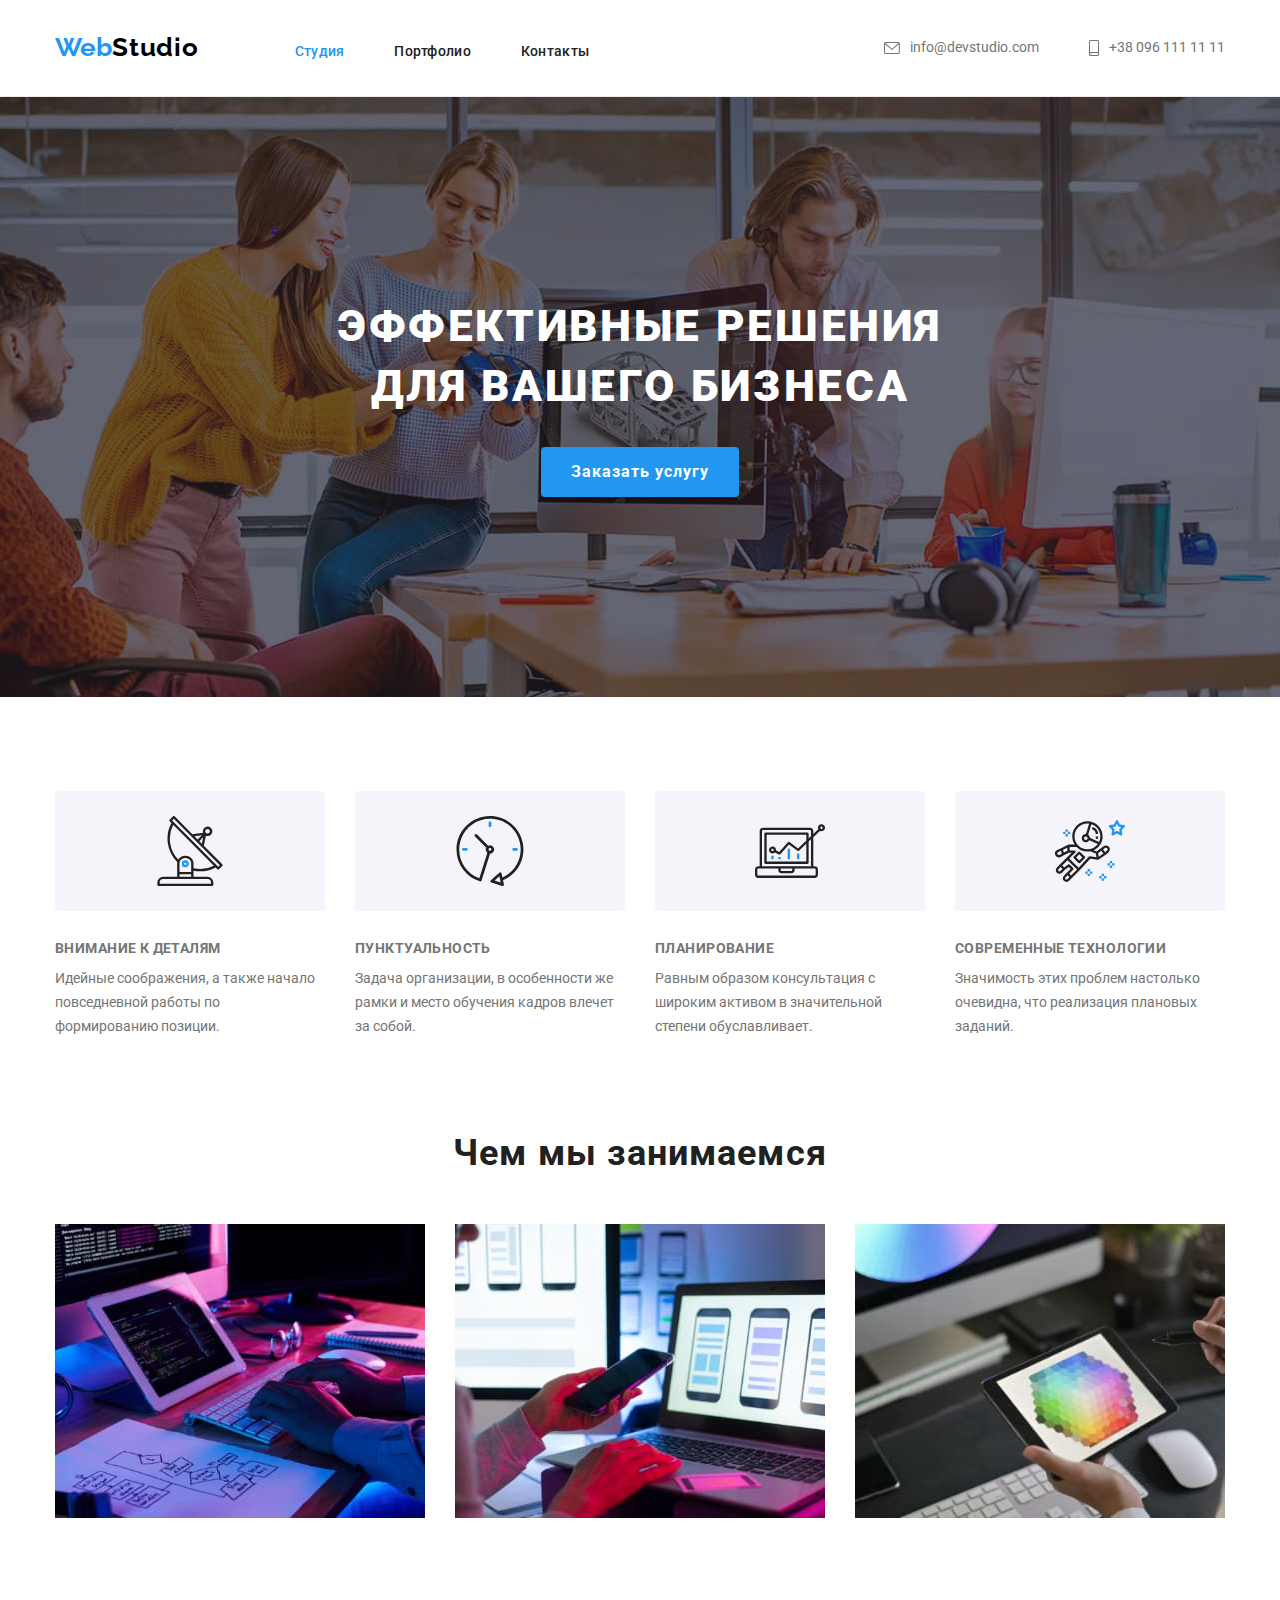
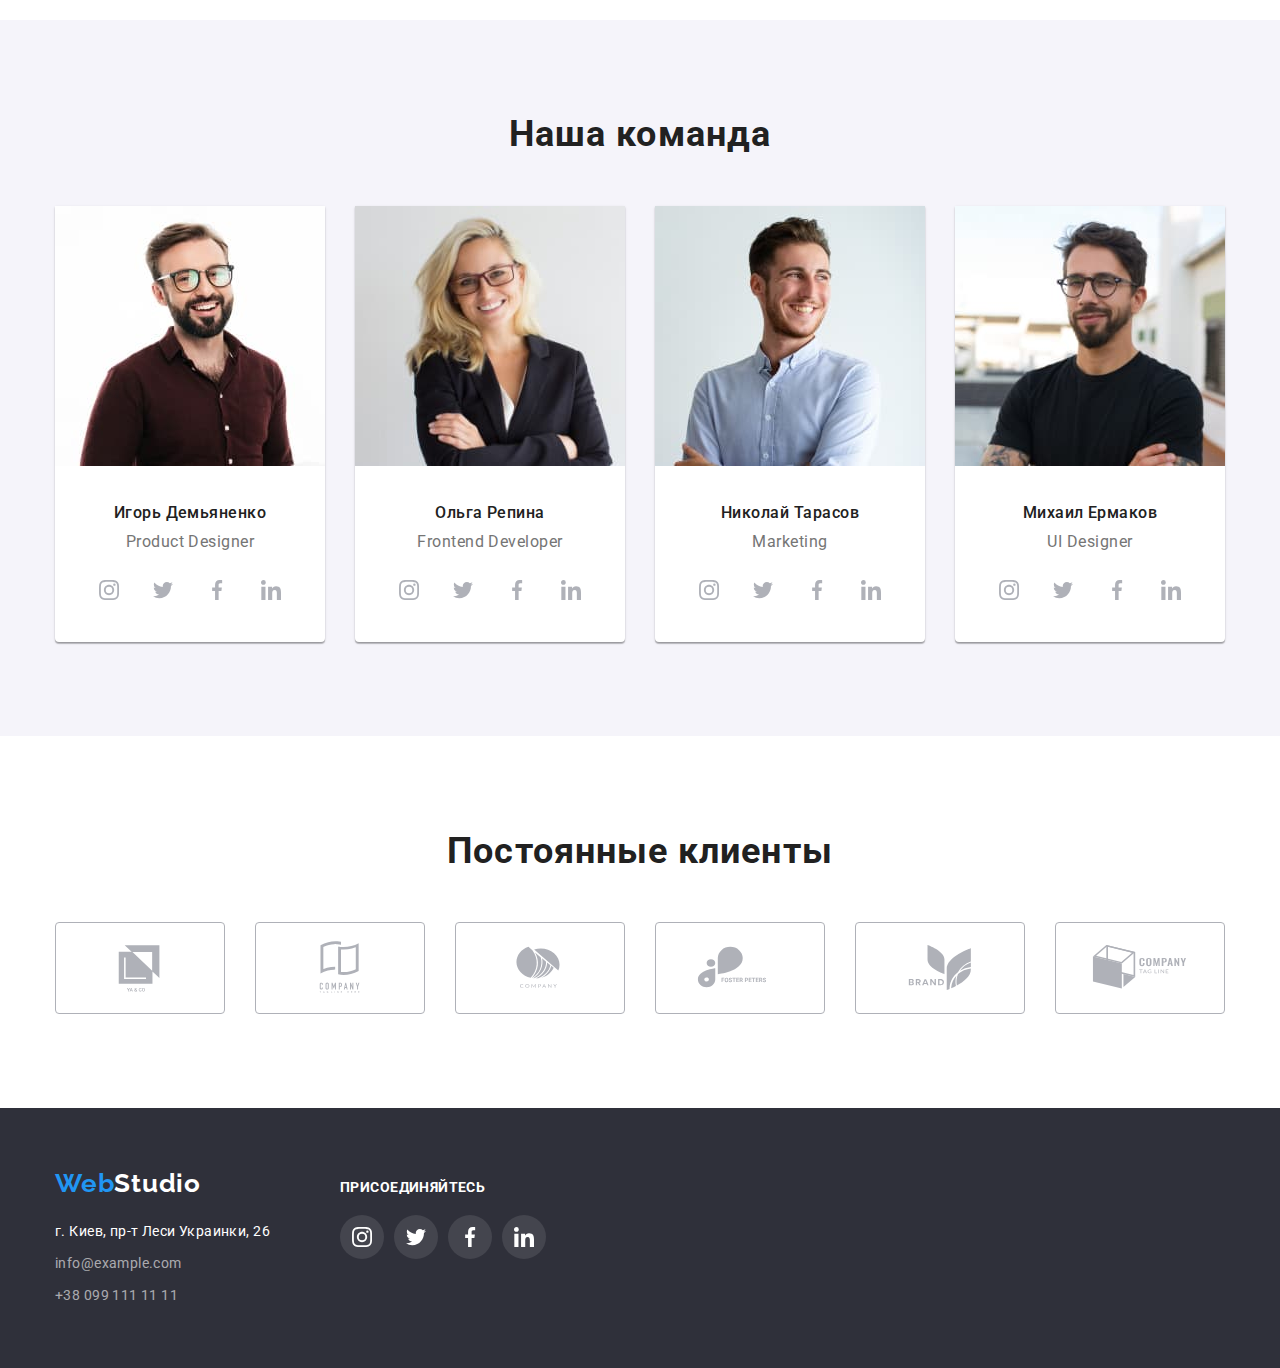
<file: index.html>
<!DOCTYPE html>
<html lang="ru">
  <head>
    <meta charset="UTF-8" />
    <meta http-equiv="X-UA-Compatible" content="IE=edge" />
    <meta name="viewport" content="width=device-width, initial-scale=1.0" />
    <title>Студия</title>
    <link rel="preconnect" href="https://fonts.gstatic.com">
    <link href="https://fonts.googleapis.com/css2?family=Raleway:wght@700&family=Roboto:wght@400;500;700;900&display=swap" rel="stylesheet">
    <link rel="stylesheet" href="https://cdnjs.cloudflare.com/ajax/libs/modern-normalize/1.0.0/modern-normalize.css">
    <link rel="stylesheet" href="./css/styles.css"/>
  </head>
  <body>
    <!--site header-->
    <header class="page-header">
      <div class="container">
        <nav>
        <a class="logo-header" href="/">Web<span class="logo2">Studio</span></a>

        <ul class="list-pr list menu">
          <li class="menu-item"><a class="class-nav current" href="/">Студия</a></li>
          <li class="menu-item"><a class="class-nav" href="./portfolio.html">Портфолио</a></li>
          <li class="menu-item"><a class="class-nav" href="">Контакты</a></li>
        </ul>
        </nav>
        <ul class="list contacts menu">
          <li class="mail">
          <a class="link contacs-link-icon" href="mailto:info@devstudio.com">
            <svg class="mail-icon" width="16" height="12">
              <use href="./images/sprite.svg#icon-envelope"> </use>
            </svg>
            info@devstudio.com</a>
          </li>
          <li>
          <a class="link contacs-link-icon" href="tel:+380961111111">
            <svg class="tel-icon" width="10" height="16">
              <use href="./images/sprite.svg#icon-phone"> </use>
            </svg>
            +38 096 111 11 11</a>
          </li>
        </ul>
      </div>
    </header>

    <main>
      <section class="main-section">
        
        <div class="container main-title">
            <h1 class="page-title">Эффективные решения для вашего бизнеса</h1>
            <button class="btn" type="button">Заказать услугу</button>
        </div>
      </section>

      <!--features-->
      <section class="section">
        <div class="container">
          <h2 class="visually-hidden">hidden header</h2>
          <ul class="list features-list">
            <li class="features-list-element">
                  <div class="features-icons">
                    <svg class="features-icons-svg">
                      <use href="./images/sprite.svg#icon-antenna"></use>
                    </svg>
                  </div>      
              <h3 class="features-title">Внимание к деталям</h3>
              <p class="features-title-dscr">
               Идейные соображения, а также начало повседневной работы по
               формированию позиции.
              </p>
            </li>
            <li class="features-list-element">
                  <div class="list features-icons">
                    <svg class="features-icons-svg">
                      <use href="./images/sprite.svg#icon-clock"></use>
                    </svg>
                  </div> 
              <h3 class="features-title">Пунктуальность</h3>
              <p class="features-title-dscr">
                Задача организации, в особенности же рамки и место обучения кадров
                влечет за собой.
              </p>
            </li>
            <li class="features-list-element">
                  <div class="list features-icons">
                    <svg class="features-icons-svg">
                      <use href="./images/sprite.svg#icon-diagram"></use>
                    </svg>
                  </div> 
              <h3 class="features-title">Планирование</h3>
              <p class="features-title-dscr">
                Равным образом консультация с широким активом в значительной
                степени обуславливает.
              </p>
            </li>
            <li class="features-list-element">
                  <div class="list list features-icons">
                    <svg class="features-icons-svg">
                      <use href="./images/sprite.svg#icon-astronaut"></use>
                    </svg>
                  </div> 
              <h3 class="features-title">Современные технологии</h3>
              <p class="features-title-dscr">
                Значимость этих проблем настолько очевидна, что реализация
                плановых заданий.
              </p>
            </li>
          </ul>
        </div>
      </section>

      <!-- #our work -->
      <section class="section-work">
        <div class="container">
          <h2 class="section-title work-title">Чем мы занимаемся</h2>
          <ul class="list about-work">
            <li class="list-work">
            <img
                src="./images/box1.jpg"
                width="370"
                height="294"
                alt="web разработка"
              />
            </li>
            <li class="list-work">
              <img
                src="./images/box2.jpg"
                width="370"
                height="294"
                alt="оптимизация сайта под моб. устроиства"
              />
            </li>
            <li class="list-work">
              <img
                src="./images/box3.jpg"
                width="370"
                height="294"
                alt="web дизайн"
              />
            </li>
          </ul>
        </div>  
      </section>

      <!-- our team-->
      <section class="bgn-team section">
        <div class="container">
        <h2 class="section-title team-name">Наша команда</h2>
        <ul class="list team">
          <li class="team-list border-team">
            <img
              src="./images/img.jpg"
              width="270"
              height="260"
              alt="Игорь Демьяненко Product Designer"
            />
            <div class="team-position">
              <h3 class="team-item-name" >Игорь Демьяненко</h3>
              <p class="team-item-position">Product Designer</p>
              <ul class="list social-icon">
                <li class="social-icons-item">
                  <a href="" class="social-icons-link" target="_blank" rel="noopener noreferrer">
                    <svg class="social-icons-svg">
                      <use href="./images/sprite.svg#icon-instagram"></use>
                    </svg>
                  </a>
                </li>
                <li class="social-icons-item">
                 <a href="" class="social-icons-link" target="_blank" rel="noopener noreferrer">
                   <svg class="social-icons-svg">
                     <use href="./images/sprite.svg#icon-twitter"></use>
                   </svg>
                 </a>
                </li>
                <li class="social-icons-item">
                 <a href="" class="social-icons-link" target="_blank" rel="noopener noreferrer">
                   <svg class="social-icons-svg">
                     <use href="./images/sprite.svg#icon-facebook"></use>
                   </svg>
                 </a>
                </li>
                <li class="social-icons-item">
                 <a href="" class="social-icons-link" target="_blank" rel="noopener noreferrer">
                   <svg class="social-icons-svg">
                     <use href="./images/sprite.svg#icon-linkedin"></use>
                   </svg>
                 </a>
                </li>
               </ul>
            </div>  
          </li>
          <li class="team-list border-team">
            <img
              src="./images/img1.jpg"
              width="270"
              height="260"
              alt="Ольга Репина Frontend Developer"
            />
            <div class="team-position">
              <h3 class="team-item-name">Ольга Репина</h3>
              <p class="team-item-position">Frontend Developer</p>
              <ul class="list social-icon">
                <li class="social-icons-item">
                  <a href="" class="social-icons-link" target="_blank" rel="noopener noreferrer">
                    <svg class="social-icons-svg">
                      <use href="./images/sprite.svg#icon-instagram"></use>
                    </svg>
                  </a>
                </li>
                <li class="social-icons-item">
                 <a href="" class="social-icons-link" target="_blank" rel="noopener noreferrer">
                   <svg class="social-icons-svg">
                     <use href="./images/sprite.svg#icon-twitter"></use>
                   </svg>
                 </a>
                </li>
                <li class="social-icons-item">
                 <a href="" class="social-icons-link" target="_blank" rel="noopener noreferrer">
                   <svg class="social-icons-svg">
                     <use href="./images/sprite.svg#icon-facebook"></use>
                   </svg>
                 </a>
                </li>
                <li class="social-icons-item">
                 <a href="" class="social-icons-link" target="_blank" rel="noopener noreferrer">
                   <svg class="social-icons-svg">
                     <use href="./images/sprite.svg#icon-linkedin"></use>
                   </svg>
                 </a>
                </li>
               </ul>
            </div>
          </li>
          <li class="team-list border-team">
            <img
              src="./images/img2.jpg"
              width="270"
              height="260"
              alt="Николай Тарасов Marketing"
            />
            <div class="team-position">
              <h3 class="team-item-name">Николай Тарасов</h3>
              <p class="team-item-position">Marketing</p>
              <ul class="list social-icon">
                <li class="social-icons-item">
                  <a href="" class="social-icons-link" target="_blank" rel="noopener noreferrer">
                    <svg class="social-icons-svg">
                      <use href="./images/sprite.svg#icon-instagram"></use>
                    </svg>
                  </a>
                </li>
                <li class="social-icons-item">
                 <a href="" class="social-icons-link" target="_blank" rel="noopener noreferrer">
                   <svg class="social-icons-svg">
                     <use href="./images/sprite.svg#icon-twitter"></use>
                   </svg>
                 </a>
                </li>
                <li class="social-icons-item">
                 <a href="" class="social-icons-link" target="_blank" rel="noopener noreferrer">
                   <svg class="social-icons-svg">
                     <use href="./images/sprite.svg#icon-facebook"></use>
                   </svg>
                 </a>
                </li>
                <li class="social-icons-item">
                 <a href="" class="social-icons-link" target="_blank" rel="noopener noreferrer">
                   <svg class="social-icons-svg">
                     <use href="./images/sprite.svg#icon-linkedin"></use>
                   </svg>
                 </a>
                </li>
               </ul>
            </div>  
          </li>
          <li class="team-list border-team">
            <img
              src="./images/img3.jpg"
              width="270"
              height="260"
              alt="Михаил Ермаков UI Designer"
            />
            <div class="team-position">
              <h3 class="team-item-name">Михаил Ермаков</h3>
              <p class="team-item-position" >UI Designer</p>
              <ul class="list social-icon">
                <li class="social-icons-item">
                  <a href="" class="social-icons-link" target="_blank" rel="noopener noreferrer">
                    <svg class="social-icons-svg">
                      <use href="./images/sprite.svg#icon-instagram"></use>
                    </svg>
                  </a>
                </li>
                <li class="social-icons-item">
                 <a href="" class="social-icons-link" target="_blank" rel="noopener noreferrer">
                   <svg class="social-icons-svg">
                     <use href="./images/sprite.svg#icon-twitter"></use>
                   </svg>
                 </a>
                </li>
                <li class="social-icons-item">
                 <a href="" class="social-icons-link" target="_blank" rel="noopener noreferrer">
                   <svg class="social-icons-svg">
                     <use href="./images/sprite.svg#icon-facebook"></use>
                   </svg>
                 </a>
                </li>
                <li class="social-icons-item">
                 <a href="" class="social-icons-link" target="_blank" rel="noopener noreferrer">
                   <svg class="social-icons-svg">
                     <use href="./images/sprite.svg#icon-linkedin"></use>
                   </svg>
                 </a>
                </li>
               </ul> 
            </div> 
          </li>
        </ul>
      </div>  
      </section>
      <!--regular customers-->
      <section class="section">
        <div class="container">
          <h4 class="clients-header">Постоянные клиенты</h4>
          <ul class="list customer-icons">
            <li class="customer-icons-item">
              <a href="" class="customer-icons-link" target="_blank" rel="noopener noreferrer">
                <svg class="customer-icons-svg">
                  <use href="./images/sprite.svg#icon-client1"></use>
                </svg>
              </a>
            </li>
            <li class="customer-icons-item">
             <a href="" class="customer-icons-link" target="_blank" rel="noopener noreferrer">
               <svg class="customer-icons-svg">
                 <use href="./images/sprite.svg#icon-client2"></use>
               </svg>
             </a>
            </li>
            <li class="customer-icons-item">
             <a href="" class="customer-icons-link" target="_blank" rel="noopener noreferrer">
               <svg class="customer-icons-svg">
                 <use href="./images/sprite.svg#icon-client3"></use>
               </svg>
             </a>
            </li>
            <li class="customer-icons-item">
             <a href="" class="customer-icons-link" target="_blank" rel="noopener noreferrer">
               <svg class="customer-icons-svg">
                 <use href="./images/sprite.svg#icon-client4"></use>
               </svg>
             </a>
            </li>
            <li class="customer-icons-item">
              <a href="" class="customer-icons-link" target="_blank" rel="noopener noreferrer">
                <svg class="customer-icons-svg">
                  <use href="./images/sprite.svg#icon-client5"></use>
                </svg>
              </a>
             </li>
             <li class="customer-icons-item">
              <a href="" class="customer-icons-link" target="_blank" rel="noopener noreferrer">
                <svg class="customer-icons-svg">
                  <use href="./images/sprite.svg#icon-client6"></use>
                </svg>
              </a>
             </li>
           </ul>
        </div>
      </section>
    </main>

    <footer class="bgn conteiner-footer">
    <div class="container footer-position">
      <div class="container-adress">
        <a class="logo" href="./">Web<span class="logo-footer">Studio</span></a>
        <address class="address address-footer">
          <p class="adress-team">г. Киев, пр-т Леси Украинки, 26</p>
          <ul class="list contacts-item" >
            <li class="mail-footer">
              <a class="link contacts-footer" href="mailto:info@example.com">info@example.com</a>
            </li>
            <li>
              <a class="link contacts-footer" href="tel:+380991111111">+38 099 111 11 11</a>
            </li>  
          </ul>
        </address>
      </div>
      <div class="">
        <h5 class="titel-social-footer">присоединяйтесь</h5>
        <ul class="list footer-social-icons">
          <li class="footer-icons-item">
            <a href="" class="social-footer" target="_blank" rel="noopener noreferrer">
              <svg class="footer-icons">
                <use href="./images/sprite.svg#icon-instagram"></use>
              </svg>
            </a>
          </li>
          <li class="footer-icons-item">
           <a href="" class="social-footer" target="_blank" rel="noopener noreferrer">
             <svg class="footer-icons">
               <use href="./images/sprite.svg#icon-twitter"></use>
             </svg>
           </a>
          </li>
          <li class="footer-icons-item">
           <a href="" class="social-footer" target="_blank" rel="noopener noreferrer">
             <svg class="footer-icons">
               <use href="./images/sprite.svg#icon-facebook"></use>
             </svg>
           </a>
          </li>
          <li class="footer-icons-item">
           <a href="" class="social-footer" target="_blank" rel="noopener noreferrer">
             <svg class="footer-icons">
               <use href="./images/sprite.svg#icon-linkedin"></use>
             </svg>
           </a>
          </li>
         </ul>  
      </div>
    </div>
    </footer>  
  </body>
</html>
</file>
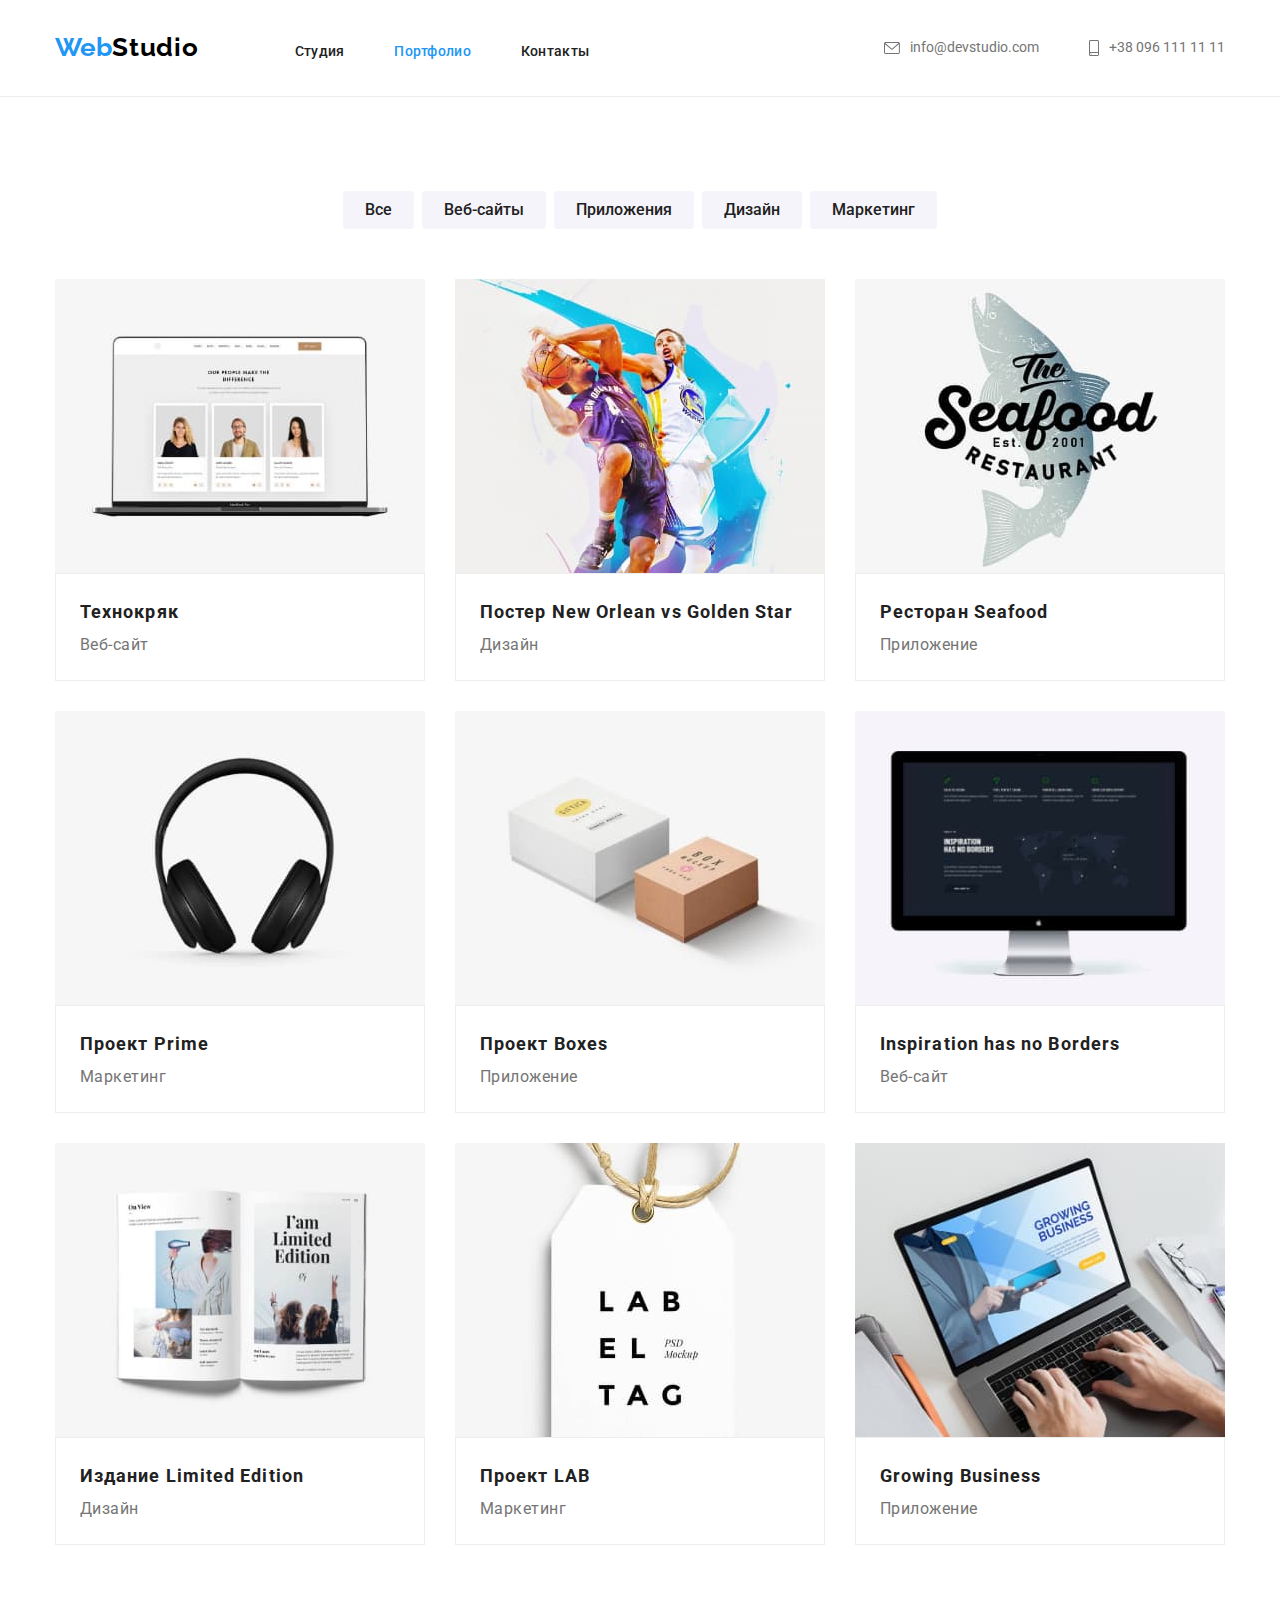
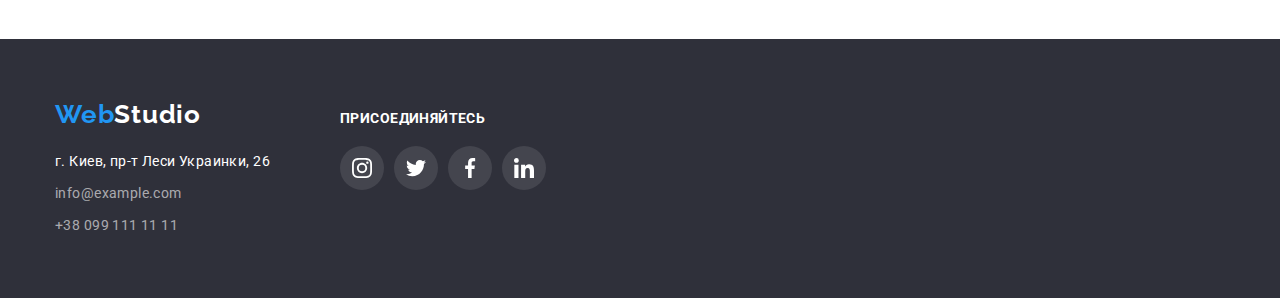
<file: portfolio.html>
<!DOCTYPE html>
<html lang="en">
<head>
    <meta charset="UTF-8">
    <meta http-equiv="X-UA-Compatible" content="IE=edge">
    <meta name="viewport" content="width=device-width, initial-scale=1.0">
    <title>Портфолио</title>
    <link rel="preconnect" href="https://fonts.gstatic.com">
    <link href="https://fonts.googleapis.com/css2?family=Raleway:wght@700&family=Roboto:wght@400;500;700;900&display=swap" rel="stylesheet">
    <link rel="stylesheet" href="https://cdnjs.cloudflare.com/ajax/libs/modern-normalize/1.0.0/modern-normalize.css">
    <link rel="stylesheet" href="./css/styles.css"/>
</head>
<body>
  <header class="page-header">
    <div class="container">
      <nav>
        <a class="logo-header" href="./">Web<span class="logo2">Studio</span></a>

        <ul class="list-pr list menu">
          <li class="menu-item"><a class="class-nav studio" href="./index.html">Студия</a></li>
          <li class="menu-item"><a class="class-nav current portfolio" href="">Портфолио</a></li>
          <li class="menu-item"><a class="class-nav contacts" href="">Контакты</a></li>
        </ul>
      </nav>
      <ul class="list contacts menu">
        <li class="mail">
        <a class="link contacs-link-icon" href="mailto:info@devstudio.com">
          <svg class="mail-icon" width="16" height="12">
            <use href="./images/sprite.svg#icon-envelope"> </use>
          </svg>
          info@devstudio.com</a>
        </li>
        <li>
        <a class="link contacs-link-icon" href="tel:+380961111111">
          <svg class="tel-icon" width="10" height="16">
            <use href="./images/sprite.svg#icon-phone"> </use>
          </svg>
          +38 096 111 11 11</a>
        </li>
      </ul>
    </div>
  </header>

    <main class="section">
      <div class="container">
        <ul class="list btn-page-two">
            <li class="btn-item"><button class="btn-filter" type="button">Все</button></li>
            <li class="btn-item"><button class="btn-filter" type="button">Веб-сайты</button></li>
            <li class="btn-item"><button class="btn-filter" type="button">Приложения</button></li>
            <li class="btn-item"><button class="btn-filter" type="button">Дизайн</button></li>
            <li class="btn-item"><button class="btn-filter" type="button">Маркетинг</button></li>
        </ul>
        
        <ul class="list card-set">
            <li class="item">
              <a href="" class="shadow" target="_blank" rel="noopener noreferrer">
                <img class="img" src="./images/tehno-kr.jpeg" width="370" alt="фото в ноутбуке" >
                <div class="galery-list-container">
                  <h3 class="price">Технокряк</h3>
                  <p class="list-p">Веб-сайт</p>
                </div>
              </a>
            </li>
            <li class="item">
              <a href="" class="shadow" target="_blank" rel="noopener noreferrer">
                <img class="img" src="./images/new-orlean-golden-star.jpeg" width="370" alt="постер баскетбола">
                <div class="galery-list-container">
                  <h3 class="price">Постер New Orlean vs Golden Star</h3>
                  <p class="list-p">Дизайн</p>
                </div>  
              </a>
            </li>
            <li class="item">
              <a href="" class="shadow" target="_blank" rel="noopener noreferrer">
                <img class="img" src="./images/seafood.jpeg" width="370" alt="рыба">
                <div class="galery-list-container">
                  <h3 class="price">Ресторан Seafood</h3>
                  <p class="list-p">Приложение</p>
                </div>
              </a>    
            </li>
            <li class="item">
              <a href="" class="shadow" target="_blank" rel="noopener noreferrer">
                <img class="img" src="./images/prime.jpeg" width="370" alt="наушники">
                <div class="galery-list-container">
                  <h3 class="price">Проект Prime</h3>
                  <p class="list-p">Маркетинг</p>
                </div> 
               </a>  
            </li>
            <li class="item">
              <a href="" class="shadow" target="_blank" rel="noopener noreferrer">
                <img class="img" src="./images/boxes.jpeg" width="370" alt="две коробки">
                <div class="galery-list-container">
                  <h3 class="price">Проект Boxes</h3>
                  <p class="list-p">Приложение</p>
                </div>  
              </a>  
            </li>
            <li class="item">
              <a href="" class="shadow" target="_blank" rel="noopener noreferrer">
                <img class="img" src="./images/inspiration-has-no-borders.jpeg" width="370" alt="компьютер">
                <div class="galery-list-container">
                  <h3 class="price">Inspiration has no Borders</h3>
                  <p class="list-p">Веб-сайт</p>
                </div>  
              </a>  
            </li>
            <li class="item">
              <a href="" class="shadow" target="_blank" rel="noopener noreferrer">
                <img class="img" src="./images/limited-edition.jpeg" width="370" alt="открытая книга">
                <div class="galery-list-container">
                  <h3 class="price">Издание Limited Edition</h3>
                  <p class="list-p">Дизайн</p>
                </div>  
              </a>  
            </li>
            <li class="item">
              <a href="" class="shadow" target="_blank" rel="noopener noreferrer">
                <img class="img" src="./images/lab.jpeg" width="370" alt="лейба">
                <div class="galery-list-container">
                  <h3 class="price">Проект LAB</h3>
                  <p class="list-p">Маркетинг</p>
                </div>
              </a>  
            </li>
            <li class="item">
              <a href="" class="shadow" target="_blank" rel="noopener noreferrer">
                <img class="img" src="./images/growing-business.jpeg" width="370" alt="за ноутбуком">
                <div class="galery-list-container">
                  <h3 class="price">Growing Business</h3>
                  <p class="list-p">Приложение</p>
              </div>
            </a>  
            </li>
        </ul>
      </div>
    </main>

    <footer class="bgn conteiner-footer">
      <div class="container footer-position">
        <div class="container-adress">
          <a class="logo" href="./">Web<span class="logo-footer">Studio</span></a>
          <address class="address address-footer">
            <p class="adress-team">г. Киев, пр-т Леси Украинки, 26</p>
            <ul class="list contacts-item" >
              <li class="mail-footer">
                <a class="link contacts-footer" href="mailto:info@example.com">info@example.com</a>
              </li>
              <li>
                <a class="link contacts-footer" href="tel:+380991111111">+38 099 111 11 11</a>
              </li>  
            </ul>
          </address>
        </div>
        <div class="">
          <h5 class="titel-social-footer">присоединяйтесь</h5>
          <ul class="list footer-social-icons">
            <li class="footer-icons-item">
              <a href="" class="social-footer" target="_blank" rel="noopener noreferrer">
                <svg class="footer-icons">
                  <use href="./images/sprite.svg#icon-instagram"></use>
                </svg>
              </a>
            </li>
            <li class="footer-icons-item">
             <a href="" class="social-footer" target="_blank" rel="noopener noreferrer">
               <svg class="footer-icons">
                 <use href="./images/sprite.svg#icon-twitter"></use>
               </svg>
             </a>
            </li>
            <li class="footer-icons-item">
             <a href="" class="social-footer" target="_blank" rel="noopener noreferrer">
               <svg class="footer-icons">
                 <use href="./images/sprite.svg#icon-facebook"></use>
               </svg>
             </a>
            </li>
            <li class="footer-icons-item">
             <a href="" class="social-footer" target="_blank" rel="noopener noreferrer">
               <svg class="footer-icons">
                 <use href="./images/sprite.svg#icon-linkedin"></use>
               </svg>
             </a>
            </li>
           </ul>  
        </div>
      </div>
    </footer>  
</body>
</html>
</file>
<file: css/styles.css>
:root {
    --main-text-cl: #212121;
    --accent-cl: #2196F3;
    --grey-dg-text: #757575;
    --title-cl: #FFFFFF;
    --dark-dg: #2F303A;
    --second-bg: #F5F4FA;
    --logo-font: 'Raleway', sans-serif;
    --main-font: 'Roboto', sans-serif;
    --margin-card: 30px;
    --border-color: #EEEEEE;
    --background-main: #C4C4C4;
    --background-maim-color: rgba(47, 48, 58, 0.4);

}

h1, 
h2, 
h3,
h4,
h5,
p, 
ul   
{
    margin: 0;
    padding: 0;
}

a {
    text-decoration: none;
}

body {
    font-family: var(--main-font);
    font-size: 14px;
    line-height: 1.71;
    color: var(--grey-dg-text)
}

/*hidden header h2*/
.visually-hidden {
    position: absolute;
    clip: rect(1px 1 px 1px 1px);
    clip: rect(1px, 1px 1px, 1px);
    border: 0;
    height: 1px;
    width: 1px;
    overflow: hidden;
}

/* page container */
.container {
    width: 1200px;
    padding-left: 15px;
    padding-right: 15px;
    margin-left: auto;
    margin-right: auto;
}

/* page logo*/
.logo {
    text-decoration: none;
    font-family: var(--logo-font);
    font-weight: bold;
    font-size: 26px;
    line-height: 1.19;
    letter-spacing: 0.03em;
    color: var(--accent-cl);
}

.logo2 {
    font-family: var(--logo-font);
    font-weight: bold;
    font-size: 26px;
    line-height: 1.19;
    letter-spacing: 0.03em;
    color: #000000;
}

/* stying site navigation */
.class-nav {
    color: inherit;
    text-decoration: none;
    font-family: var(--main-font);
    font-weight: 500;
    line-height: 1.14px;
    letter-spacing: 0.02em;
    color: var(--main-text-cl);
}

.class-nav:hover,
.class-nav:focus {
    color: var(--accent-cl)
}

.current {
    color: var(--accent-cl)
}
.link {
    color: inherit;
    text-decoration: none;
}

.link:hover,
.link:focus {
    color: var(--accent-cl)
}

.list {
    list-style: none;
}

.address {
    font-style: inherit;
    margin-top: 20px;
}

/* first page button "Заказать услугу" */
.btn {
  /* bg */
    background: var(--accent-cl);
    box-shadow: 0px 4px 4px rgba(0, 0, 0, 0.15);
    border-radius: 4px;
    font-family: var(--main-font);
    font-style: normal;
    font-weight: bold;
    font-size: 16px;
    line-height: 1.87;
    border: none;
    letter-spacing: 0.06em;
    padding: 10px 30px;
    color: var(--title-cl);
    cursor: pointer;
    border: 0;
}

/* dark background pages */
.bgn {
    background-color: var(--dark-dg);
    width: auto;
    height: auto;
}

/* main section */
.main-section {
    background-color: var(--background-main);
    background-image: linear-gradient(to right, var(--background-maim-color), var(--background-maim-color)), url("../images/img-main.jpeg");
    background-repeat: no-repeat;
    background-position: center;
    text-align: center;
}

.main-title {
    height: 600px;
    max-width: 1600px;
    margin-left: auto;
    margin-right: auto;
    display: flex;
    flex-direction: column;
    justify-content: center;
    align-items: center;
    padding-left: 15px;
    padding-right: 15px;
}

.page-title {
    margin-right: auto;
    margin-left: auto;
    margin-top: 0px;
    margin-bottom: 30px;
    max-width: 696px;
    font-family: var(--main-font);
    font-weight: 900;
    font-size: 44px;
    line-height: 1.36;
    letter-spacing: 0.06em;
    text-transform: uppercase;
    color: var(--title-cl);
}

.doing {
    width: auto;
    height: 386px;
    padding-left: 0px;
    padding-right: 0px;
    margin-left: auto;
    margin-right: auto;
}

/* our work */
.section-work {
    padding-bottom: 94px;
}

.about-work {
    display: flex;
    flex-wrap: wrap;
    margin-left: -30px;
    margin-top: -30px;
}

.list-work {
    margin-left: 30px;
    margin-top: 30px;
    flex-basis: calc((100% - 3 *30px) / 3);
}

/*  */
.section-title {
    text-align: center;
    margin-bottom: 50px;
    font-family: var(--main-font);
    font-weight: bold;
    font-size: 36px;
    line-height: 1.16;
    letter-spacing: 0.03em;
    color: var(--main-text-cl);
}

.team {
    display: flex;
    flex-wrap: wrap;
    margin-left: -30px;
}

.team-list {
    margin-left: 30px;
    flex-basis: calc((100% - 4 * 30px) / 4);
}

.bgn-team {
    background-color: var(--second-bg); 
}

.features-title {
    min-width: 270px;
    margin-bottom: 10px;
    font-family: var(--main-font);
    font-weight: bold;
    font-size: 14px;
    line-height: 16px;
    letter-spacing: 0.03em;
    text-transform: uppercase;
    color: var(--main-text-cl);
}

.social-icon {
    display: inline-flex;
}

.social-icons-svg {
    width: 20px;
    height: 20px;
    fill: #AFB1B8;
}

.social-icons-link {
    display: flex;
    align-items: center;
    justify-content: center;
    width: 44px;
    height: 44px;
    border-radius: 50%;
    background-color: var(--title-cl);
}

.social-icons-link:hover,
.social-icons-link:focus {
    background-color: var(--accent-cl);
}

.social-icons-link:hover .social-icons-svg,
.social-icons-link:focus .social-icons-svg {
    fill: var(--title-cl);
}

.social-icons-item:not(:last-child) {
    margin-right: 10px;
}

.team-item-name {
    margin-bottom: 10px;
    font-family: var(--main-font);
    font-weight: 500;
    font-size: 16px;
    line-height: 1.18;
    letter-spacing: 0.03em;
    color: var(--main-text-cl);
}

.team-item-position {
    margin-bottom: 16px;
    font-family: var(--main-font);
    font-weight: normal;
    font-size: 16px;
    line-height: 1.18;
    letter-spacing: 0.03em;
}

.team-position {
    padding: 30px 32px;
    text-align: center;
}

.border-team {
    text-align: center;
    background: var(--title-cl);
    box-shadow: 0px 1px 3px rgba(0, 0, 0, 0.12), 0px 1px 1px rgba(0, 0, 0, 0.14), 0px 2px 1px rgba(0, 0, 0, 0.2);
    border-radius: 0px 0px 4px 4px;
}

/*regular customers*/
.clients-header {
    margin-bottom: 50px;
    font-family: var(--main-font);
    font-weight: bold;
    font-size: 36px;
    line-height: 42px;
    text-align: center;
    letter-spacing: 0.03em;
    color: var(--main-text-cl);
}

.customer-icons {
    display: inline-flex;
}

.customer-icons-item:not(:last-child) {
    margin-right: 30px;
}

.customer-icons-link:hover .customer-icons-svg,
.customer-icons-link:focus .customer-icons-svg {
    fill: var(--accent-cl);
}

.customer-icons-link:hover,
.customer-icons-link:focus {
    border: 1px solid var(--accent-cl);
    border-radius: 4px;
}

.customer-icons-link {
    display: flex;
    align-items: center;
    justify-content: center;
    width: 170px;
    height: 92px;
   
    border: 1px solid #AFB1B8;
    box-sizing: border-box;
    border-radius: 4px;
}

.customer-icons-svg {
    width: 106px;
    height: 60px;
    fill: #AFB1B8;
}

.dark-bg {
    background-color: var(--dark-dg);
}

.logo-footer {
    font-family: var(--logo-font);
    font-weight: bold;
    font-size: 26px;
    line-height: 1.19;
    letter-spacing: 0.03em;
    color: var(--title-cl);
}

.address-footer {
    font-weight: normal;
    line-height: 1.71;
    letter-spacing: 0.03em;
    color: var(--title-cl);
}

.adress-team {
    margin-bottom: 8px;
}

.contacts-footer {
    line-height: 1.71;
    letter-spacing: 0.03em;
    color: rgba(255, 255, 255, 0.6)
}

.social-footer:hover,
.social-footer:focus {
background-color: var(--accent-cl);
border-radius: 50%;
}

.mail-footer {
    margin-bottom: 8px;
}

.mail-icon {
    fill: currentColor;
    margin-right: 10px;
    
}

.contacts-item {
    display: inline;
    margin-left: 0px;
    margin-top: 8px;
}

.contacs-link-icon {
    display: flex;
    align-items: center;
}

.tel-icon {
    fill: currentColor;
    margin-right: 10px;
}

/*footer social*/
.titel-social-footer {
    font-family: var(--main-font);
    margin-bottom: 20px;
    font-weight: bold;
    font-size: 14px;
    line-height: 16px;
    letter-spacing: 0.03em;
    text-transform: uppercase;

    color: var(--title-cl);
}

.social-footer {
    display: flex;
    align-items: center;
    justify-content: center;
    width: 44px;
    height: 44px;
    border-radius: 50%;
    background-color: rgba(255, 255, 255, 0.1);
}

.social-footer:hover {
    background-color: var(--accent-cl);
}

.social-footer:hover .footer-icons,
.social-footer:focus .social-icons {
    fill: var(--title-cl);
}

.footer-social-icons {
    display: inline-flex;
}

.footer-icons-item:not(:last-child) {
    margin-right: 10px;
}

.footer-icons {
    width: 20px;
    height: 20px;
    fill: var(--title-cl);
}

.price {
    font-family: var(--main-font);
    font-weight: bold;
    font-size: 18px;
    line-height: 2;
    letter-spacing: 0.06em;
    color: var(--main-text-cl);
}

.list-p {
    font-family: var(--main-font);
    font-weight: normal;
    font-size: 16px;
    line-height: 1.87;
    letter-spacing: 0.03em;
    color: var(--grey-dg-text);
}

/* page portfolio*/

/* Buttons: page "Portfolio"*/
.btn-page-two {
    display: flex;
    margin-bottom: 50px;
    padding-left: 0px;
    justify-content: center;
}
 
.btn-filter {
    padding: 6px 22px;
    font-family: var(--main-font);
    font-weight: 500;
    font-size: 16px;
    line-height: 1.62;
    text-align: center;
    background-color: var(--second-bg);
    color: var(--main-text-cl);
    border: none;
    outline: none;
    border-radius: 4px; 
}

.btn-filter:hover,
.btn-filter:focus {
    color: var(--title-cl);
    background-color: var(--accent-cl);
    cursor: pointer;
    box-shadow: 0px 3px 1px rgba(0, 0, 0, 0.1), 0px 1px 2px rgba(0, 0, 0, 0.08), 0px 2px 2px rgba(0, 0, 0, 0.12);
    filter: drop-shadow(0px 4px 4px rgba(0, 0, 0, 0.25));
}

.btn-item:not(:last-child) {
    margin-right: 8px;
}

/* navugation site menu */

.page-header {
    padding-top: 32px;
    padding-bottom: 32px;
    border-bottom: 1px solid #ECECEC;
}

.page-header .container {
    display: flex;
    align-items: center;
    justify-content: space-between;
}

.logo-header {
    display: inline-block;
    margin-right: 93px;

    text-decoration: none;
    font-family: var(--logo-font);
    font-weight: bold;
    font-size: 26px;
    line-height: 1.19;

    color: var(--accent-cl);
}

.menu {
    display: inline-flex;
}

.menu-item:not(:last-child) {
    margin-right: 50px;
}

.mail {
    margin-right: 50px;
}

.section {
    padding-top: 94px;
    padding-bottom: 94px;
}

/* portfolio list */
.card-set {
    display: flex;
    flex-wrap: wrap;
    margin-left: -30px;
    margin-top: -30px;
  }
.shadow {
    display: block;
}
.shadow:hover,
.shadow:focus
 {
    box-shadow: 0px 1px 1px rgba(0, 0, 0, 0.12), 0px 4px 4px rgba(0, 0, 0, 0.06), 1px 4px 6px rgba(0, 0, 0, 0.16);
  }

.item {
    margin-left: 30px;
    margin-top: 30px;
    flex-basis: calc((100% - 3 *30px) / 3);
  } 

.galery-list-container {
    padding: 20px 24px;
    background: var(--title-cl);
    border: 1px solid var(--border-color);
    box-sizing: border-box;
}

.img {
    display: block;
    max-width: 100%;
    height: auto;
}   

.conteiner-footer {
    width: auto;
    padding-top: 60px;
    padding-bottom: 60px;
}
.container-adress {
    margin-right: 70px;
}

.footer-position {
    display: flex;
    align-items: baseline;
}

.flex {
    display: flex;
    justify-content: start;
}

/*features*/
.features-list {
    display: flex;
    padding-left: 0px;
  }
.features-list > .features-list-element:not(:last-child) {
    flex-basis: calc((100% - 4 * var(--margin-card)) / 4);
    margin-right: var(--margin-card);
  }

  .features-title {
    min-width: 270px;
    margin-top: 30px;
    margin-bottom: 10px;
    font-weight: 700;
    font-size: 14px;
    line-height: 1.14;
    text-transform: uppercase;
    color: var(--headers-nav-color);
  }
  .features-title-dscr {
    min-width: 270px;
    font-size: 14px;
    line-height: 1.71;
  }
.features-icons {
    width: 270px;
    height: 120px;
    display: flex;
    align-items: center;
    justify-content: center;
    background: var(--second-bg);
    border-radius: 4px;
}

.features-icons-svg {
    width: 70px;
    height: 70px;
}
</file>
